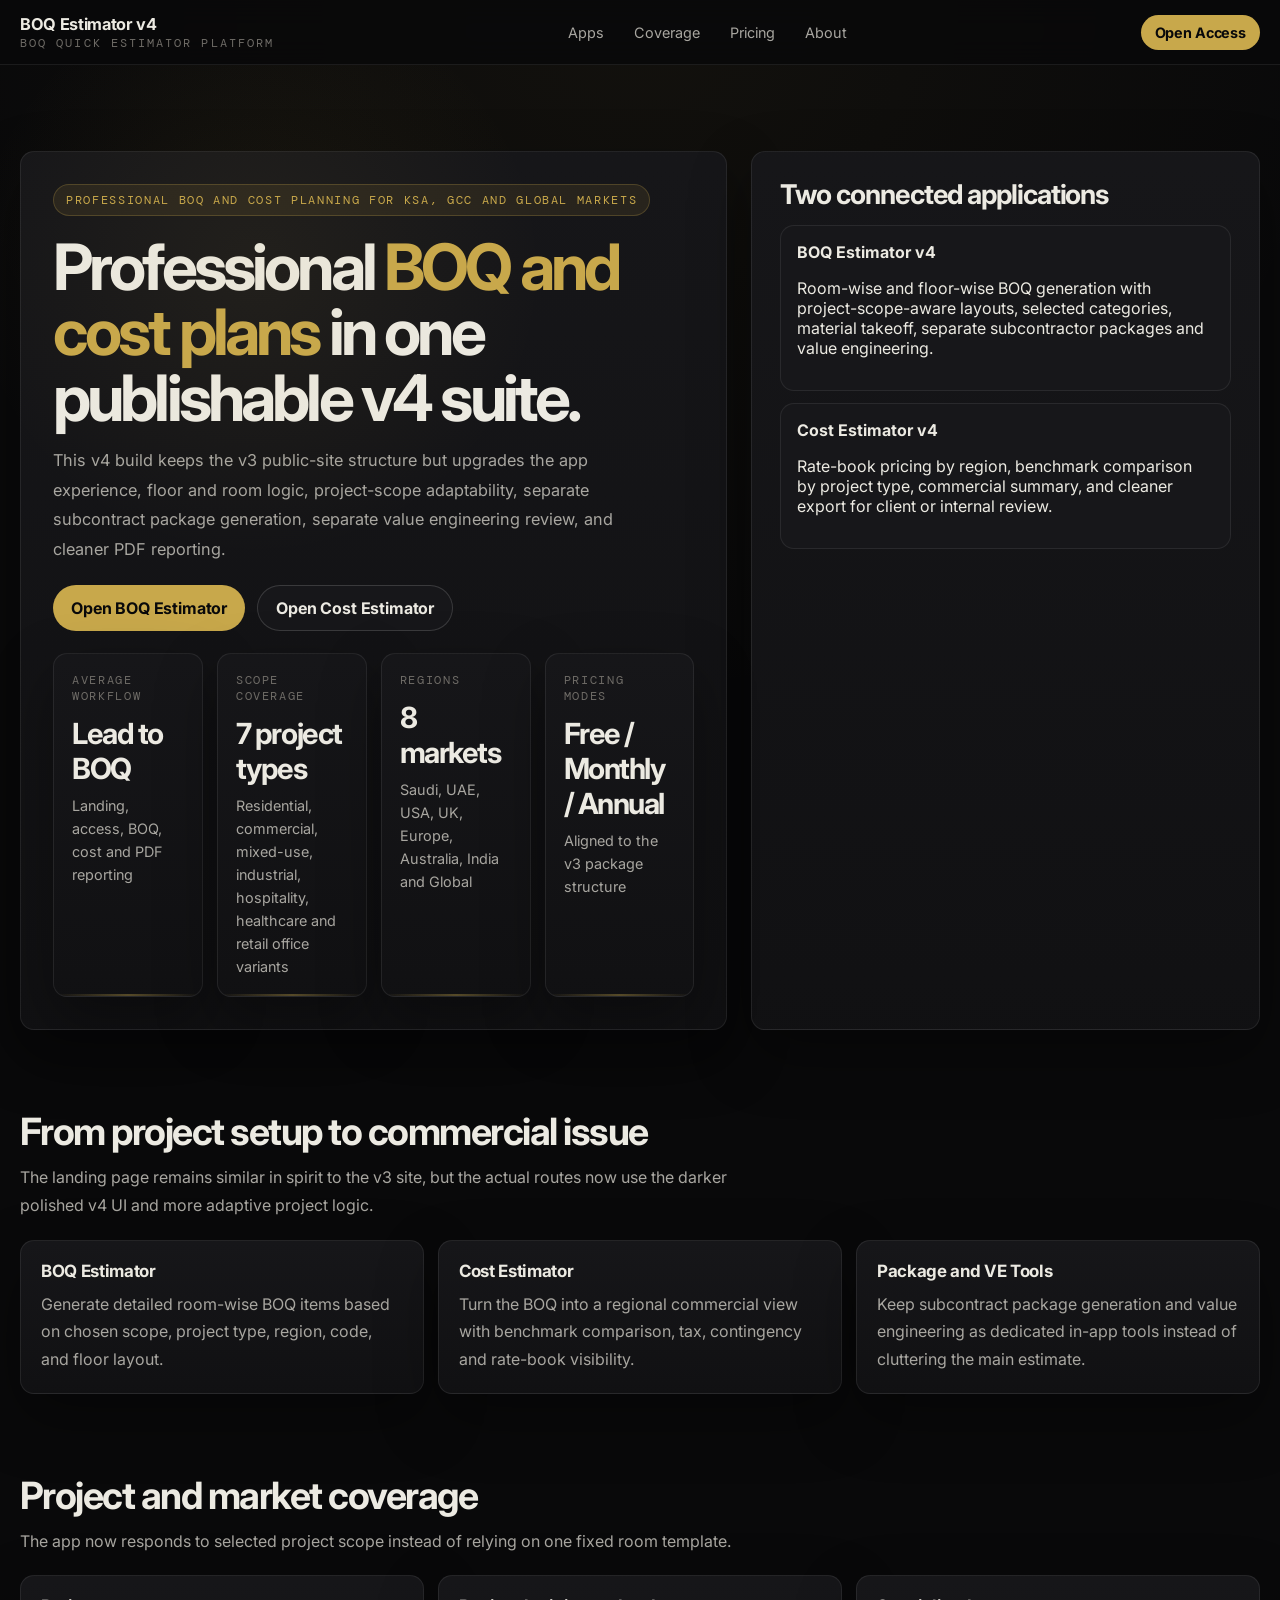
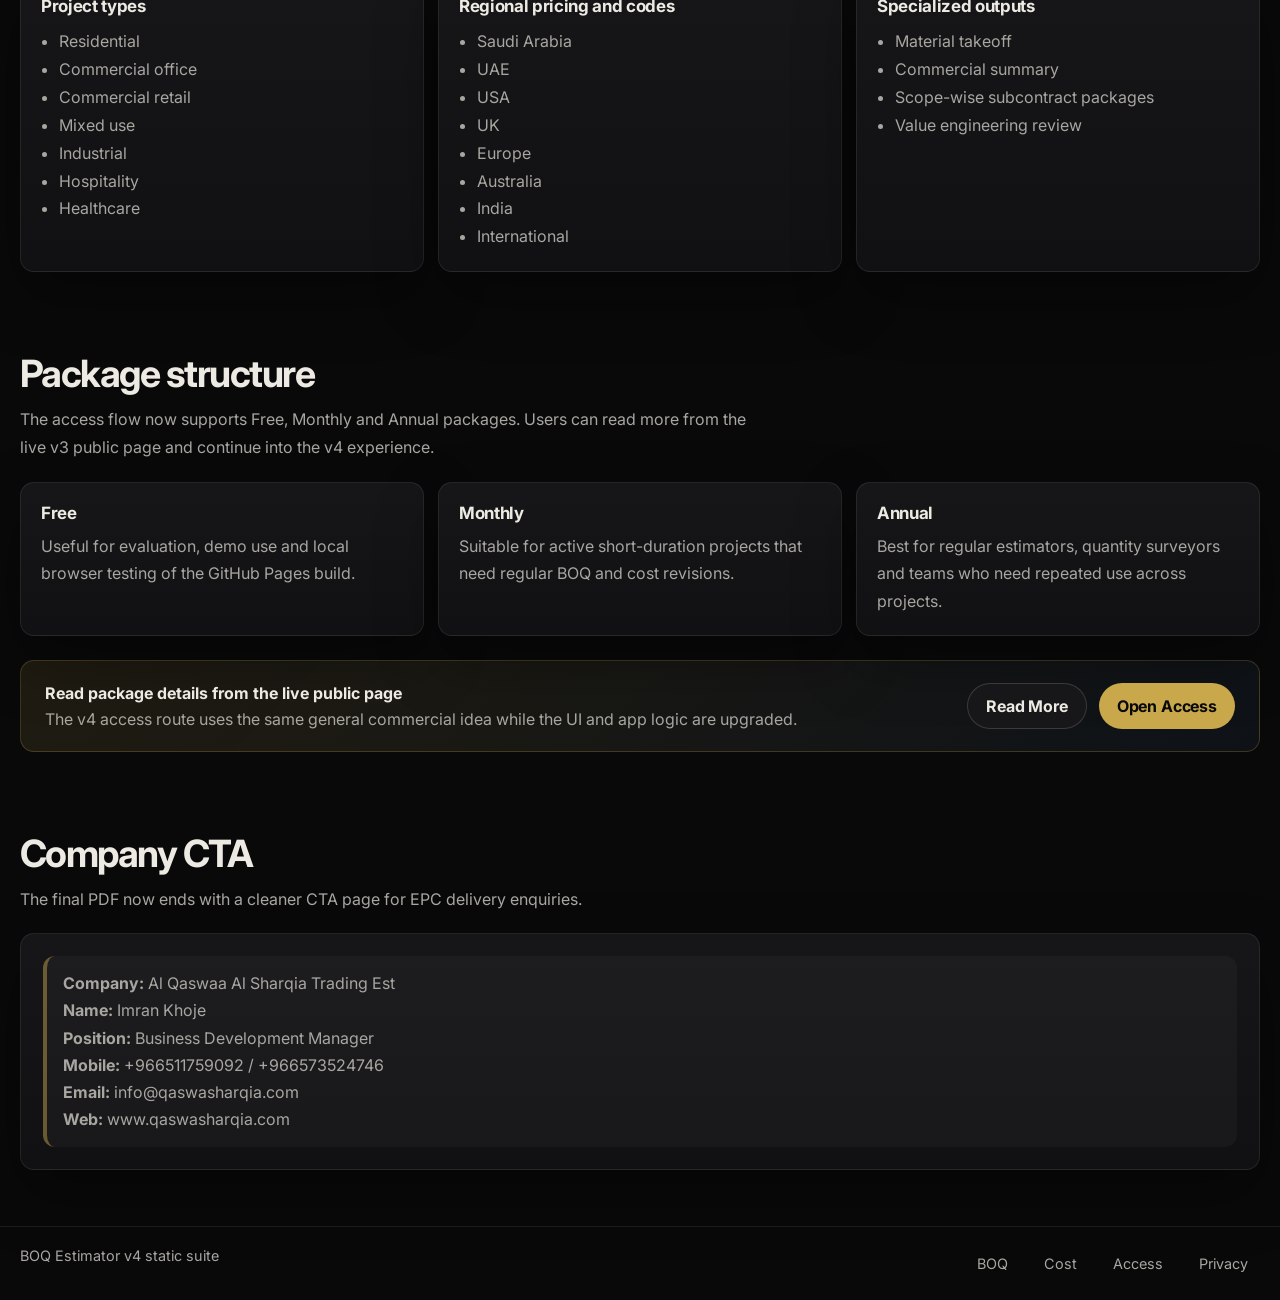
<file: index.html>
﻿<!doctype html>
<html lang="en">
<head>
  <meta charset="utf-8"/>
  <meta name="viewport" content="width=device-width, initial-scale=1"/>
  <title>BOQ Estimator v4 - Professional Construction Estimating Software</title>
  <link rel="preconnect" href="https://fonts.googleapis.com"/>
  <link rel="preconnect" href="https://fonts.gstatic.com" crossorigin/>
  <link href="https://fonts.googleapis.com/css2?family=DM+Mono:wght@400;500&family=Inter:wght@300;400;500;600;700&display=swap" rel="stylesheet"/>
  <link rel="stylesheet" href="assets/app.css"/>
</head>
<body data-page="landing" data-allow-public="true">
  <div class="site-shell">
    <nav class="site-nav">
      <div class="container site-nav__inner">
        <a class="brand" href="index.html"><span class="brand__title">BOQ Estimator v4</span><span class="brand__meta">BOQ Quick Estimator Platform</span></a>
        <div class="nav-links">
          <a class="nav-link" href="#apps">Apps</a>
          <a class="nav-link" href="#coverage">Coverage</a>
          <a class="nav-link" href="#pricing">Pricing</a>
          <a class="nav-link" href="#company">About</a>
        </div>
        <div class="btn-row"><a class="btn btn-primary btn-sm" href="access.html">Open Access</a></div>
      </div>
    </nav>

    <section class="hero">
      <div class="container hero__grid">
        <div class="hero__card">
          <span class="eyebrow">Professional BOQ and cost planning for KSA, GCC and global markets</span>
          <h1>Professional <span style="color:var(--gold)">BOQ and cost plans</span> in one publishable v4 suite.</h1>
          <p class="lead">This v4 build keeps the v3 public-site structure but upgrades the app experience, floor and room logic, project-scope adaptability, separate subcontract package generation, separate value engineering review, and cleaner PDF reporting.</p>
          <div class="btn-row" style="margin-top:20px">
            <a class="btn btn-primary" href="access.html">Open BOQ Estimator</a>
            <a class="btn btn-secondary" href="cost-estimator-v4.html">Open Cost Estimator</a>
          </div>
          <div class="metric-grid" style="margin-top:22px">
            <div class="metric-card"><div class="metric-card__label">Average workflow</div><div class="metric-card__value">Lead to BOQ</div><div class="metric-card__note">Landing, access, BOQ, cost and PDF reporting</div></div>
            <div class="metric-card"><div class="metric-card__label">Scope coverage</div><div class="metric-card__value">7 project types</div><div class="metric-card__note">Residential, commercial, mixed-use, industrial, hospitality, healthcare and retail office variants</div></div>
            <div class="metric-card"><div class="metric-card__label">Regions</div><div class="metric-card__value">8 markets</div><div class="metric-card__note">Saudi, UAE, USA, UK, Europe, Australia, India and Global</div></div>
            <div class="metric-card"><div class="metric-card__label">Pricing modes</div><div class="metric-card__value">Free / Monthly / Annual</div><div class="metric-card__note">Aligned to the v3 package structure</div></div>
          </div>
        </div>
        <aside class="hero__card hero__aside">
          <h2 style="font-size:1.7rem">Two connected applications</h2>
          <div class="tool-list" style="margin-top:16px">
            <div class="tool-tile"><strong>BOQ Estimator v4</strong><p>Room-wise and floor-wise BOQ generation with project-scope-aware layouts, selected categories, material takeoff, separate subcontractor packages and value engineering.</p></div>
            <div class="tool-tile"><strong>Cost Estimator v4</strong><p>Rate-book pricing by region, benchmark comparison by project type, commercial summary, and cleaner export for client or internal review.</p></div>
          </div>
        </aside>
      </div>
    </section>

    <section class="section" id="apps">
      <div class="container">
        <div class="section__head"><div><h2>From project setup to commercial issue</h2><p>The landing page remains similar in spirit to the v3 site, but the actual routes now use the darker polished v4 UI and more adaptive project logic.</p></div></div>
        <div class="cards-grid">
          <div class="soft-card"><h3>BOQ Estimator</h3><p>Generate detailed room-wise BOQ items based on chosen scope, project type, region, code, and floor layout.</p></div>
          <div class="soft-card"><h3>Cost Estimator</h3><p>Turn the BOQ into a regional commercial view with benchmark comparison, tax, contingency and rate-book visibility.</p></div>
          <div class="soft-card"><h3>Package and VE Tools</h3><p>Keep subcontract package generation and value engineering as dedicated in-app tools instead of cluttering the main estimate.</p></div>
        </div>
      </div>
    </section>

    <section class="section" id="coverage">
      <div class="container">
        <div class="section__head"><div><h2>Project and market coverage</h2><p>The app now responds to selected project scope instead of relying on one fixed room template.</p></div></div>
        <div class="scopes-grid">
          <div class="scope-card"><h3>Project types</h3><ul><li>Residential</li><li>Commercial office</li><li>Commercial retail</li><li>Mixed use</li><li>Industrial</li><li>Hospitality</li><li>Healthcare</li></ul></div>
          <div class="scope-card"><h3>Regional pricing and codes</h3><ul><li>Saudi Arabia</li><li>UAE</li><li>USA</li><li>UK</li><li>Europe</li><li>Australia</li><li>India</li><li>International</li></ul></div>
          <div class="scope-card"><h3>Specialized outputs</h3><ul><li>Material takeoff</li><li>Commercial summary</li><li>Scope-wise subcontract packages</li><li>Value engineering review</li></ul></div>
        </div>
      </div>
    </section>

    <section class="section" id="pricing">
      <div class="container">
        <div class="section__head"><div><h2>Package structure</h2><p>The access flow now supports Free, Monthly and Annual packages. Users can read more from the live v3 public page and continue into the v4 experience.</p></div></div>
        <div class="cards-grid">
          <div class="soft-card"><h3>Free</h3><p>Useful for evaluation, demo use and local browser testing of the GitHub Pages build.</p></div>
          <div class="soft-card"><h3>Monthly</h3><p>Suitable for active short-duration projects that need regular BOQ and cost revisions.</p></div>
          <div class="soft-card"><h3>Annual</h3><p>Best for regular estimators, quantity surveyors and teams who need repeated use across projects.</p></div>
        </div>
        <div class="cta-strip"><div><strong>Read package details from the live public page</strong><div class="muted" style="margin-top:6px">The v4 access route uses the same general commercial idea while the UI and app logic are upgraded.</div></div><div class="btn-row"><a class="btn btn-secondary" href="https://headadvert.github.io/Codex-BOQ-Estimator/" target="_blank">Read More</a><a class="btn btn-primary" href="access.html">Open Access</a></div></div>
      </div>
    </section>

    <section class="section" id="company">
      <div class="container">
        <div class="section__head"><div><h2>Company CTA</h2><p>The final PDF now ends with a cleaner CTA page for EPC delivery enquiries.</p></div></div>
        <div class="panel">
          <div class="note"><strong>Company:</strong> Al Qaswaa Al Sharqia Trading Est<br/><strong>Name:</strong> Imran Khoje<br/><strong>Position:</strong> Business Development Manager<br/><strong>Mobile:</strong> +966511759092 / +966573524746<br/><strong>Email:</strong> info@qaswasharqia.com<br/><strong>Web:</strong> www.qaswasharqia.com</div>
        </div>
      </div>
    </section>

    <footer class="footer"><div class="container" style="display:flex;justify-content:space-between;gap:12px;flex-wrap:wrap"><div>BOQ Estimator v4 static suite</div><div class="btn-row"><a class="nav-link" href="boq-estimator-v4.html">BOQ</a><a class="nav-link" href="cost-estimator-v4.html">Cost</a><a class="nav-link" href="access.html">Access</a><a class="nav-link" href="privacy.html">Privacy</a></div></div></footer>
  </div>
  <script src="assets/app.js"></script>
</body>
</html>
</file>
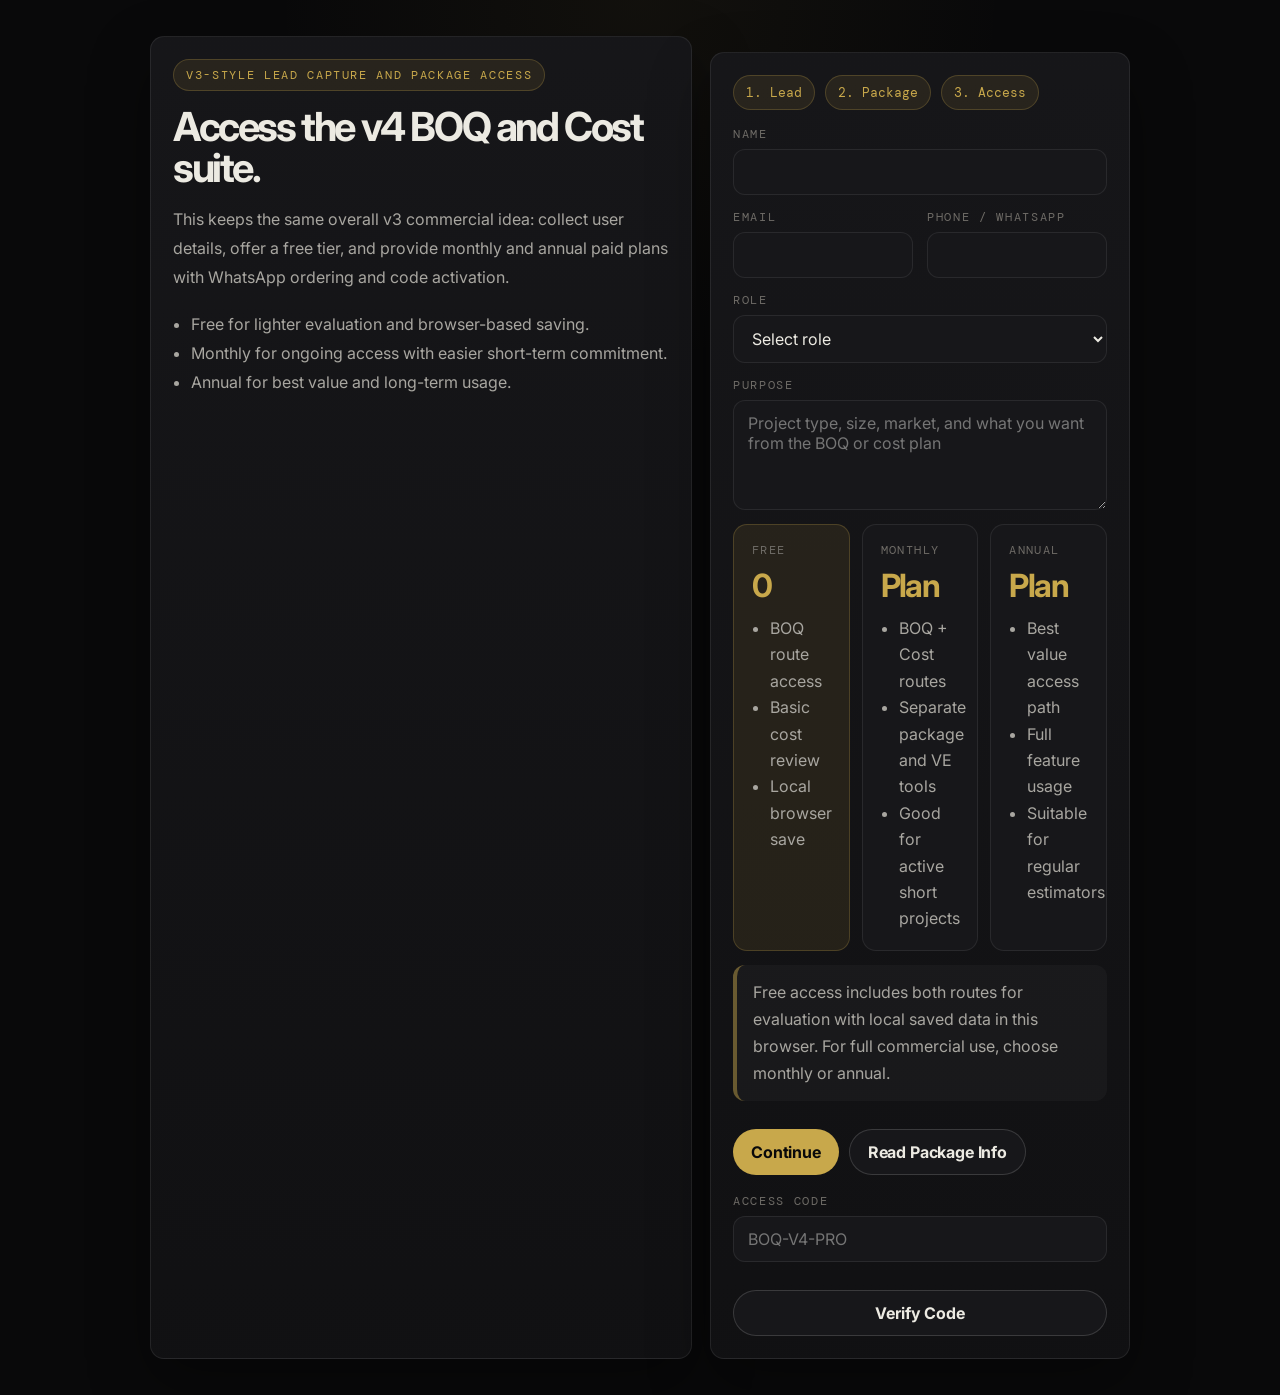
<file: access.html>
﻿<!doctype html>
<html lang="en">
<head>
  <meta charset="utf-8"/>
  <meta name="viewport" content="width=device-width, initial-scale=1"/>
  <title>Access BOQ Estimator v4</title>
  <link rel="preconnect" href="https://fonts.googleapis.com"/>
  <link rel="preconnect" href="https://fonts.gstatic.com" crossorigin/>
  <link href="https://fonts.googleapis.com/css2?family=DM+Mono:wght@400;500&family=Inter:wght@300;400;500;600;700&display=swap" rel="stylesheet"/>
  <link rel="stylesheet" href="assets/app.css"/>
</head>
<body data-page="access" data-allow-public="true">
  <div class="auth-shell">
    <div class="auth-card">
      <section class="auth-panel panel">
        <span class="eyebrow">v3-style lead capture and package access</span>
        <h1 style="font-size:2.5rem;margin-top:16px">Access the v4 BOQ and Cost suite.</h1>
        <p class="lead" style="font-size:1rem">This keeps the same overall v3 commercial idea: collect user details, offer a free tier, and provide monthly and annual paid plans with WhatsApp ordering and code activation.</p>
        <ul>
          <li>Free for lighter evaluation and browser-based saving.</li>
          <li>Monthly for ongoing access with easier short-term commitment.</li>
          <li>Annual for best value and long-term usage.</li>
        </ul>
      </section>
      <section class="auth-form panel">
        <div class="auth-step">
          <span class="step-chip is-active">1. Lead</span>
          <span class="step-chip is-active">2. Package</span>
          <span class="step-chip is-active">3. Access</span>
        </div>
        <form id="lead-form" class="form-stack">
          <div class="field"><label>Name</label><input class="input" id="lead-name" required/></div>
          <div class="grid-2">
            <div class="field"><label>Email</label><input class="input" id="lead-email" type="email" required/></div>
            <div class="field"><label>Phone / WhatsApp</label><input class="input" id="lead-phone" required/></div>
          </div>
          <div class="field"><label>Role</label><select class="select" id="lead-role" required><option value="">Select role</option><option>Quantity Surveyor</option><option>Cost Estimator</option><option>Contractor</option><option>Developer</option><option>Architect</option><option>Engineer</option></select></div>
          <div class="field"><label>Purpose</label><textarea class="textarea" id="lead-purpose" placeholder="Project type, size, market, and what you want from the BOQ or cost plan"></textarea></div>

          <div class="plan-grid" style="grid-template-columns:repeat(3,minmax(0,1fr))">
            <div class="plan-card is-selected" data-plan="free">
              <div class="plan-card__eyebrow">Free</div>
              <div class="plan-card__price">0</div>
              <ul>
                <li>BOQ route access</li>
                <li>Basic cost review</li>
                <li>Local browser save</li>
              </ul>
            </div>
            <div class="plan-card" data-plan="monthly">
              <div class="plan-card__eyebrow">Monthly</div>
              <div class="plan-card__price">Plan</div>
              <ul>
                <li>BOQ + Cost routes</li>
                <li>Separate package and VE tools</li>
                <li>Good for active short projects</li>
              </ul>
            </div>
            <div class="plan-card" data-plan="annual">
              <div class="plan-card__eyebrow">Annual</div>
              <div class="plan-card__price">Plan</div>
              <ul>
                <li>Best value access path</li>
                <li>Full feature usage</li>
                <li>Suitable for regular estimators</li>
              </ul>
            </div>
          </div>

          <div class="note" id="access-summary">Free access includes both routes for evaluation with local saved data in this browser. For full commercial use, choose monthly or annual.</div>
          <div class="tool-actions">
            <button class="btn btn-primary" type="submit">Continue</button>
            <a class="btn btn-secondary" href="https://headadvert.github.io/Codex-BOQ-Estimator/" target="_blank">Read Package Info</a>
          </div>
        </form>

        <div id="access-result" class="hidden" style="margin-top:18px">
          <div class="note"><strong>WhatsApp order initiated.</strong><br/>After confirmation, enter the Pro code below to unlock direct route access.</div>
        </div>

        <form id="code-form" class="form-stack" style="margin-top:18px">
          <div class="field"><label>Access Code</label><input class="input" id="access-code" placeholder="BOQ-V4-PRO"/></div>
          <div class="text-danger" id="code-error"></div>
          <button class="btn btn-secondary" type="submit">Verify Code</button>
        </form>
      </section>
    </div>
  </div>
  <script src="assets/app.js"></script>
</body>
</html>
</file>
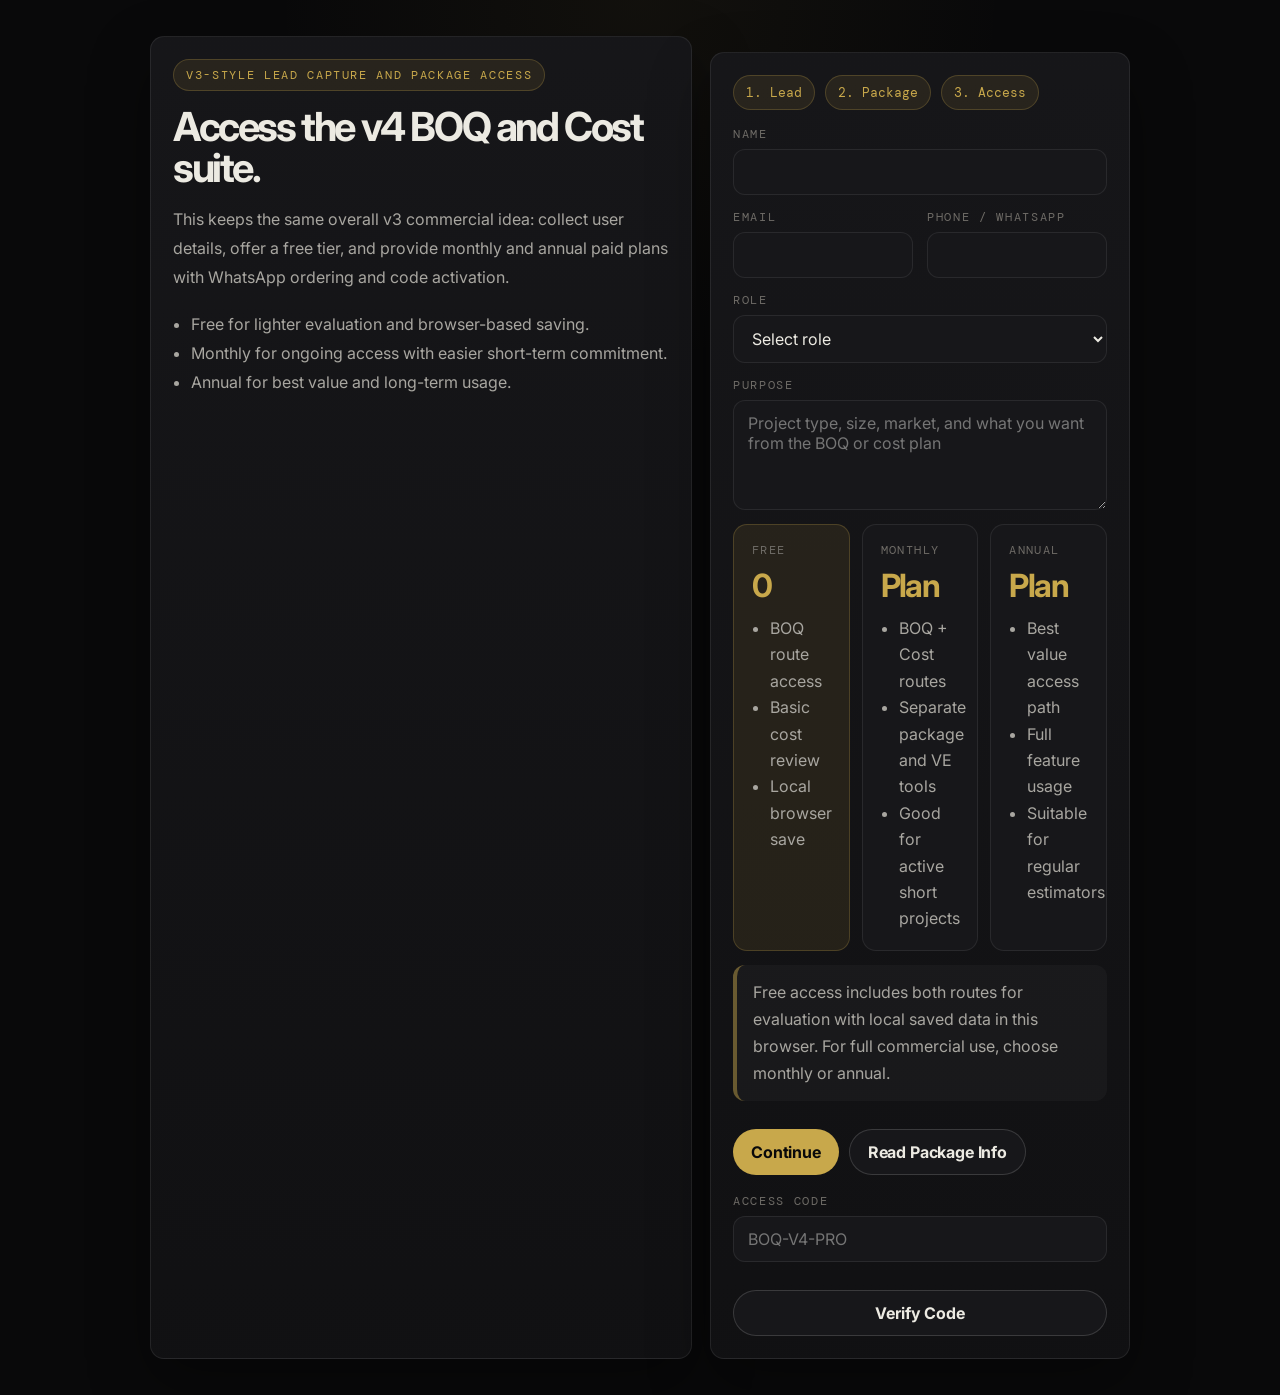
<file: boq-estimator-v4.html>
﻿<!doctype html>
<html lang="en">
<head>
  <meta charset="utf-8"/>
  <meta name="viewport" content="width=device-width, initial-scale=1"/>
  <title>BOQ Estimator v4</title>
  <link rel="preconnect" href="https://fonts.googleapis.com"/>
  <link rel="preconnect" href="https://fonts.gstatic.com" crossorigin/>
  <link href="https://fonts.googleapis.com/css2?family=DM+Mono:wght@400;500&family=Inter:wght@300;400;500;600;700&display=swap" rel="stylesheet"/>
  <link rel="stylesheet" href="assets/app.css"/>
</head>
<body data-page="boq">
  <div class="app-shell">
    <aside class="sidebar">
      <a class="brand" href="index.html"><span class="brand__title">BOQ Estimator v4</span><span class="brand__meta">Room-wise takeoff suite</span></a>
      <div class="sidebar__group">
        <div class="sidebar__label">Routes</div>
        <a class="sidebar__link is-active" href="boq-estimator-v4.html">BOQ Estimator</a>
        <a class="sidebar__link" href="cost-estimator-v4.html">Cost Estimator</a>
        <a class="sidebar__link" href="access.html">Access</a>
        <a class="sidebar__link" href="index.html">Landing</a>
      </div>
      <div class="sidebar__group">
        <div class="sidebar__label">In-App Tools</div>
        <a class="sidebar__link" href="#boq-output">Detailed BOQ</a>
        <a class="sidebar__link" href="#package-tool">Subcontractor Packages</a>
        <a class="sidebar__link" href="#value-tool">Value Engineering</a>
      </div>
    </aside>
    <main class="main-area">
      <div class="topbar">
        <div class="title-block">
          <h1 style="font-size:2.2rem">BOQ Estimator v4</h1>
          <p>Setup the project, select the project type and market, auto-build floors and rooms from the chosen scope, then generate a room-wise BOQ. Value engineering and subcontractor package generation remain separate in-app tools.</p>
        </div>
        <div class="btn-row">
          <button class="btn btn-secondary" id="btn-export-report">Export Full PDF Report</button>
          <button class="btn btn-primary" id="btn-sync-cost">Open Cost Estimator</button>
        </div>
      </div>

      <div class="stepper">
        <div class="stepper__item is-active"><strong>1. Project setup</strong><span>Market, code, project scope and commercial assumptions</span></div>
        <div class="stepper__item is-active"><strong>2. Scope layout</strong><span>Generate floors and rooms from project type</span></div>
        <div class="stepper__item is-active"><strong>3. Scope selection</strong><span>User picks required packages</span></div>
        <div class="stepper__item is-active"><strong>4. BOQ generation</strong><span>Detailed line items and pricing</span></div>
        <div class="stepper__item is-active"><strong>5. Separate tools</strong><span>Packages and VE on demand</span></div>
      </div>

      <div class="metric-grid" style="margin-bottom:16px">
        <div class="metric-card"><div class="metric-card__label">Floors</div><div class="metric-card__value" id="metric-floors">0</div><div class="metric-card__note">Current project stack</div></div>
        <div class="metric-card"><div class="metric-card__label">Rooms</div><div class="metric-card__value" id="metric-rooms">0</div><div class="metric-card__note">Detailed space records</div></div>
        <div class="metric-card"><div class="metric-card__label">Gross floor area</div><div class="metric-card__value" id="metric-gfa">0 m²</div><div class="metric-card__note">Calculated from room dimensions</div></div>
        <div class="metric-card"><div class="metric-card__label">Market</div><div class="metric-card__value" id="metric-region">Saudi Arabia</div><div class="metric-card__note">Used for rate book and benchmarks</div></div>
      </div>

      <section class="panel">
        <div class="section__head"><div><h2>Project Setup</h2><p>Choose the project type, market and building code. The app then adapts the floor and room structure to that scope instead of forcing one single template.</p></div></div>
        <form id="project-form" class="form-stack">
          <div class="grid-3">
            <div class="field"><label>Project Name</label><input class="input" name="name"/></div>
            <div class="field"><label>Client</label><input class="input" name="client"/></div>
            <div class="field"><label>Location</label><input class="input" name="location"/></div>
            <div class="field"><label>Region</label><select class="select" name="region"><option value="saudi">Saudi Arabia</option><option value="uae">UAE</option><option value="india">India</option><option value="uk">UK</option><option value="usa">USA</option><option value="australia">Australia</option><option value="europe">Europe</option><option value="global">Global</option></select></div>
            <div class="field"><label>Project Type</label><select class="select" name="projectType"><option value="residential">Residential</option><option value="commercial_office">Commercial - Office</option><option value="commercial_retail">Commercial - Retail</option><option value="mixed_use">Mixed Use</option><option value="industrial">Industrial</option><option value="hospitality">Hospitality</option><option value="healthcare">Healthcare</option></select></div>
            <div class="field"><label>Building Code</label><select class="select" name="buildingCode"><option value="SBC304">SBC 304 - Saudi Arabia</option><option value="UAEIBC">IBC / ACI - UAE</option><option value="EC2">Eurocode 2 - UK / Europe</option><option value="IS456">IS 456 - India</option><option value="ACI318">ACI 318 - USA</option><option value="AS3600">AS 3600 - Australia</option><option value="INTL">International / Global</option></select></div>
          </div>
          <div class="grid-4">
            <div class="field"><label>No. of Floors</label><input class="input" type="number" step="1" name="floorsCount"/></div>
            <div class="field"><label>Rooms / Zones Per Floor</label><input class="input" type="number" step="1" name="roomsPerFloor"/></div>
            <div class="field"><label>Site Area (m²)</label><input class="input" type="number" step="0.01" name="siteArea"/></div>
            <div class="field"><label>Facade Factor</label><input class="input" type="number" step="0.01" name="facadeFactor"/></div>
            <div class="field"><label>Solar Roof Share</label><input class="input" type="number" step="0.01" name="solarRoofShare"/></div>
            <div class="field"><label>Industrial Coverage</label><input class="input" type="number" step="0.01" name="industrialCoverage"/></div>
            <div class="field"><label>Excavation Depth (m)</label><input class="input" type="number" step="0.01" name="excavationDepth"/></div>
            <div class="field"><label>Backfill Ratio</label><input class="input" type="number" step="0.01" name="backfillRatio"/></div>
            <div class="field"><label>Contingency %</label><input class="input" type="number" step="0.01" name="contingencyPct"/></div>
            <div class="field"><label>Tax / VAT %</label><input class="input" type="number" step="0.01" name="taxPct"/></div>
          </div>
          <div class="tool-actions">
            <button type="button" class="btn btn-secondary" id="btn-build-layout">Generate Floors and Rooms</button>
          </div>
          <div class="field"><label>Commercial Notes</label><textarea class="textarea" name="notes" placeholder="Project notes, assumptions, exclusions, or internal review comments"></textarea></div>
        </form>
      </section>

      <section class="panel">
        <div class="section__head"><div><h2>Scope Selection</h2><p>The user must choose which packages are included in the BOQ and costing. Room-wise specs then drive the quantities under those selections.</p></div></div>
        <div class="scope-checks" id="scope-selector"></div>
      </section>

      <section class="panel">
        <div class="section__head"><div><h2>Floors and Rooms</h2><p>Use the auto-generated layout, then adjust any floor or room in detail. Quick dropdowns below help navigate large projects.</p></div><div class="btn-row"><button class="btn btn-secondary" id="btn-add-floor">Add Floor</button><button class="btn btn-primary" id="btn-generate-boq">Generate BOQ and Costing</button></div></div>
        <div class="grid-2" style="margin-bottom:14px">
          <div class="field"><label>Jump to Floor</label><select class="select" id="floor-jump"><option value="">Select floor</option></select></div>
          <div class="field"><label>Jump to Room</label><select class="select" id="room-jump"><option value="">Select room</option></select></div>
        </div>
        <div id="floors-wrap"></div>
      </section>

      <section id="boq-output"></section>

      <section class="panel" id="package-tool">
        <div class="section__head"><div><h2>Subcontractor Packages</h2><p>Generate scope-wise package PDFs only when needed. Each package includes related materials, quantities and issue-ready scope notes for that trade.</p></div></div>
        <div id="package-output"></div>
      </section>

      <section class="panel" id="value-tool">
        <div class="section__head"><div><h2>Value Engineering</h2><p>Keep value engineering as a separate workflow inside the app so users can review practical cost and coordination opportunities without cluttering the main BOQ table.</p></div></div>
        <div id="value-output"></div>
      </section>
    </main>
  </div>
  <script src="assets/app.js"></script>
</body>
</html>
</file>
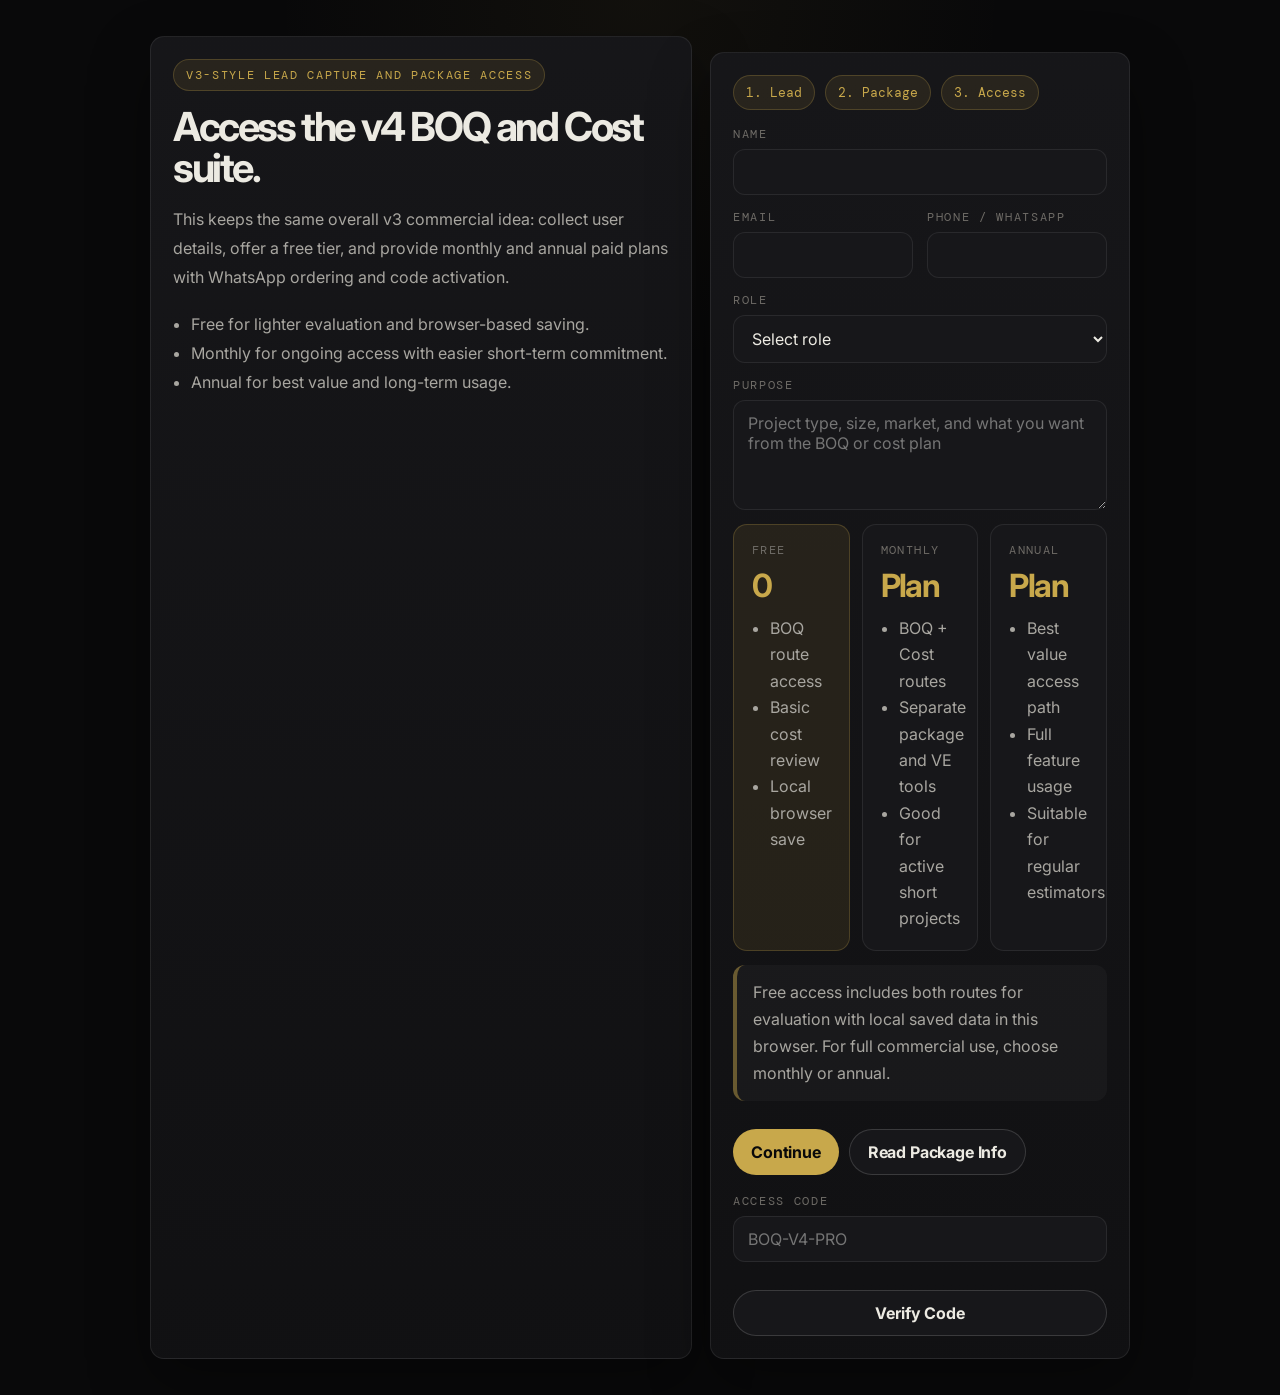
<file: cost-estimator-v4.html>
﻿<!doctype html>
<html lang="en">
<head>
  <meta charset="utf-8"/>
  <meta name="viewport" content="width=device-width, initial-scale=1"/>
  <title>Cost Estimator v4</title>
  <link rel="preconnect" href="https://fonts.googleapis.com"/>
  <link rel="preconnect" href="https://fonts.gstatic.com" crossorigin/>
  <link href="https://fonts.googleapis.com/css2?family=DM+Mono:wght@400;500&family=Inter:wght@300;400;500;600;700&display=swap" rel="stylesheet"/>
  <link rel="stylesheet" href="assets/app.css"/>
</head>
<body data-page="cost">
  <div class="app-shell">
    <aside class="sidebar">
      <a class="brand" href="index.html"><span class="brand__title">BOQ Estimator v4</span><span class="brand__meta">Regional cost route</span></a>
      <div class="sidebar__group">
        <div class="sidebar__label">Routes</div>
        <a class="sidebar__link" href="boq-estimator-v4.html">BOQ Estimator</a>
        <a class="sidebar__link is-active" href="cost-estimator-v4.html">Cost Estimator</a>
        <a class="sidebar__link" href="access.html">Access</a>
      </div>
      <div class="sidebar__group">
        <div class="sidebar__label">Commercial outputs</div>
        <div class="tag-list">
          <span class="tag">Benchmarks</span>
          <span class="tag">Rate Book</span>
          <span class="tag">Material Takeoff</span>
          <span class="tag">PDF Export</span>
        </div>
      </div>
    </aside>
    <main class="main-area">
      <div class="topbar">
        <div class="title-block">
          <h1 style="font-size:2.2rem">Cost Estimator v4</h1>
          <p>Use the generated BOQ as the commercial base, switch markets, compare against project-type benchmarks, and review rate-book-driven pricing across Saudi Arabia, UAE, India, UK, USA, Australia, Europe and Global references.</p>
        </div>
        <div class="btn-row">
          <a class="btn btn-secondary" href="boq-estimator-v4.html">Back to BOQ</a>
          <button class="btn btn-primary" id="btn-export-cost">Export PDF Report</button>
        </div>
      </div>

      <section class="panel">
        <div class="section__head"><div><h2>Commercial Controls</h2><p>Change the market, project type and commercial percentages to see how the estimate moves.</p></div></div>
        <form id="cost-form" class="grid-4">
          <div class="field"><label>Region</label><select class="select" name="region"><option value="saudi">Saudi Arabia</option><option value="uae">UAE</option><option value="india">India</option><option value="uk">UK</option><option value="usa">USA</option><option value="australia">Australia</option><option value="europe">Europe</option><option value="global">Global</option></select></div>
          <div class="field"><label>Project Type</label><select class="select" name="projectType"><option value="residential">Residential</option><option value="commercial_office">Commercial - Office</option><option value="commercial_retail">Commercial - Retail</option><option value="mixed_use">Mixed Use</option><option value="industrial">Industrial</option><option value="hospitality">Hospitality</option><option value="healthcare">Healthcare</option></select></div>
          <div class="field"><label>Contingency %</label><input class="input" type="number" step="0.01" name="contingencyPct"/></div>
          <div class="field"><label>Tax / VAT %</label><input class="input" type="number" step="0.01" name="taxPct"/></div>
        </form>
      </section>

      <section id="cost-output"></section>
    </main>
  </div>
  <script src="assets/app.js"></script>
</body>
</html>
</file>
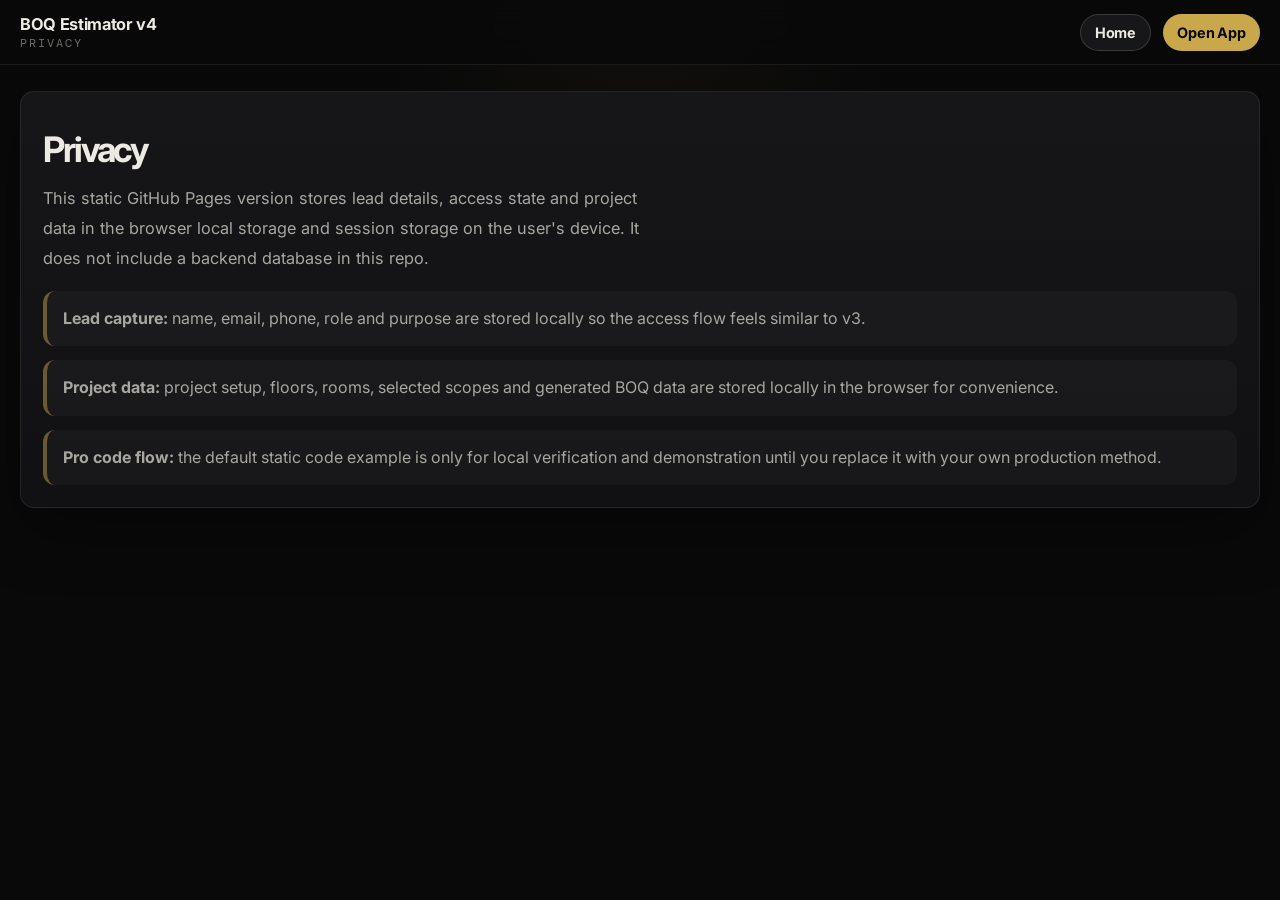
<file: privacy.html>
﻿<!doctype html>
<html lang="en">
<head>
  <meta charset="utf-8"/>
  <meta name="viewport" content="width=device-width, initial-scale=1"/>
  <title>Privacy - BOQ Estimator v4</title>
  <link rel="preconnect" href="https://fonts.googleapis.com"/>
  <link rel="preconnect" href="https://fonts.gstatic.com" crossorigin/>
  <link href="https://fonts.googleapis.com/css2?family=DM+Mono:wght@400;500&family=Inter:wght@300;400;500;600;700&display=swap" rel="stylesheet"/>
  <link rel="stylesheet" href="assets/app.css"/>
</head>
<body data-allow-public="true">
  <div class="site-shell">
    <nav class="site-nav"><div class="container site-nav__inner"><a class="brand" href="index.html"><span class="brand__title">BOQ Estimator v4</span><span class="brand__meta">Privacy</span></a><div class="btn-row"><a class="btn btn-secondary btn-sm" href="index.html">Home</a><a class="btn btn-primary btn-sm" href="access.html">Open App</a></div></div></nav>
    <section class="section"><div class="container"><div class="panel"><h1 style="font-size:2.2rem">Privacy</h1><p class="lead">This static GitHub Pages version stores lead details, access state and project data in the browser local storage and session storage on the user's device. It does not include a backend database in this repo.</p><div class="form-stack" style="margin-top:18px"><div class="note"><strong>Lead capture:</strong> name, email, phone, role and purpose are stored locally so the access flow feels similar to v3.</div><div class="note"><strong>Project data:</strong> project setup, floors, rooms, selected scopes and generated BOQ data are stored locally in the browser for convenience.</div><div class="note"><strong>Pro code flow:</strong> the default static code example is only for local verification and demonstration until you replace it with your own production method.</div></div></div></div></section>
  </div>
</body>
</html>
</file>
<file: assets/app.css>
﻿:root{
  --bg:#09090a;
  --surface:#111113;
  --surface-2:#17171a;
  --surface-3:#1e1e22;
  --surface-4:#26262b;
  --gold:#c8a84b;
  --gold-2:#ddb95a;
  --gold-soft:rgba(200,168,75,.10);
  --gold-border:rgba(200,168,75,.24);
  --text:#eceae2;
  --sub:#a8a6a0;
  --muted:#6e6b66;
  --line:rgba(255,255,255,.08);
  --line-strong:rgba(255,255,255,.15);
  --green:#3d9c6a;
  --red:#c85050;
  --blue:#4a7eb5;
  --radius:14px;
  --radius-sm:8px;
  --shadow:0 24px 60px rgba(0,0,0,.35);
  --sans:'Inter',system-ui,sans-serif;
  --mono:'DM Mono',monospace;
}
*{box-sizing:border-box}
html{scroll-behavior:smooth}
body{margin:0;background:radial-gradient(circle at top center,rgba(200,168,75,.05),transparent 24%),var(--bg);color:var(--text);font-family:var(--sans);overflow-x:hidden}
a{color:inherit}button,input,select,textarea{font:inherit}
.site-shell{min-height:100vh;display:flex;flex-direction:column}.container{width:min(1240px,calc(100% - 40px));margin:0 auto}
.site-nav{position:sticky;top:0;z-index:30;background:rgba(9,9,10,.92);backdrop-filter:blur(14px);border-bottom:1px solid var(--line)}
.site-nav__inner{min-height:64px;display:flex;align-items:center;justify-content:space-between;gap:18px}.brand{display:flex;flex-direction:column;text-decoration:none;gap:2px}.brand__title{font-size:1.02rem;font-weight:700;letter-spacing:-.02em}.brand__meta{color:var(--muted);font-size:.72rem;letter-spacing:.18em;text-transform:uppercase;font-family:var(--mono)}
.nav-links{display:flex;align-items:center;gap:6px;flex-wrap:wrap}.nav-link{text-decoration:none;color:var(--sub);font-size:.9rem;padding:8px 12px;border-radius:999px;transition:.18s}.nav-link:hover{background:var(--surface-2);color:var(--text)}
.hero{padding:86px 0 56px;position:relative}.hero::before{content:'';position:absolute;inset:0;background:radial-gradient(circle at 20% 20%,rgba(200,168,75,.07),transparent 22%);pointer-events:none}
.hero__grid{display:grid;grid-template-columns:minmax(0,1.28fr) minmax(320px,.92fr);gap:24px;align-items:stretch}
.eyebrow{display:inline-flex;align-items:center;gap:8px;border:1px solid var(--gold-border);background:var(--gold-soft);color:var(--gold);border-radius:999px;padding:7px 12px;font-size:.74rem;font-family:var(--mono);text-transform:uppercase;letter-spacing:.14em}
.hero__card,.panel,.metric-card,.scope-card,.table-card,.soft-card,.tool-panel{background:linear-gradient(180deg,rgba(23,23,26,.96),rgba(17,17,19,.98));border:1px solid var(--line);border-radius:var(--radius);box-shadow:var(--shadow)}
.hero__card{padding:32px}.hero__aside{padding:28px}
h1,h2,h3,h4{margin:0}h1{font-size:clamp(2.3rem,5vw,4.9rem);line-height:1.02;letter-spacing:-.06em;margin:18px 0 16px}h2{font-size:clamp(1.5rem,3vw,2.35rem);line-height:1.08;letter-spacing:-.04em}h3{font-size:1.06rem;letter-spacing:-.02em}
.lead{color:var(--sub);font-size:1.02rem;line-height:1.82;max-width:62ch}.btn-row{display:flex;gap:12px;flex-wrap:wrap}
.btn{appearance:none;border:none;border-radius:999px;padding:12px 18px;cursor:pointer;text-decoration:none;display:inline-flex;align-items:center;justify-content:center;gap:8px;transition:transform .18s ease, background .18s ease, border-color .18s ease, box-shadow .18s ease;font-weight:700;letter-spacing:-.01em}.btn:hover{transform:translateY(-1px)}.btn:disabled{opacity:.55;cursor:not-allowed;transform:none}
.btn-primary{background:var(--gold);color:#09090a}.btn-primary:hover{background:var(--gold-2)}.btn-secondary{background:var(--surface-2);border:1px solid var(--line-strong);color:var(--text)}.btn-secondary:hover{border-color:var(--gold-border);color:var(--gold)}.btn-ghost{background:transparent;border:1px dashed var(--line-strong);color:var(--sub)}.btn-sm{padding:9px 14px;font-size:.9rem}
.section{padding:26px 0 56px}.section__head{margin-bottom:20px;display:flex;justify-content:space-between;gap:20px;align-items:end;flex-wrap:wrap}.section__head p{margin:10px 0 0;color:var(--sub);max-width:74ch;line-height:1.78}
.metric-grid{display:grid;grid-template-columns:repeat(4,minmax(0,1fr));gap:14px}.metric-card{padding:18px;position:relative;overflow:hidden}.metric-card::after{content:'';position:absolute;inset:auto 0 0 0;height:2px;background:linear-gradient(90deg,transparent,var(--gold),transparent);opacity:.38}
.metric-card__label{font-size:.74rem;font-family:var(--mono);text-transform:uppercase;letter-spacing:.14em;color:var(--muted);margin-bottom:12px}.metric-card__value{font-size:1.82rem;letter-spacing:-.05em;font-weight:700}.metric-card__note{margin-top:8px;color:var(--sub);font-size:.9rem;line-height:1.6}
.features-grid,.scopes-grid,.cards-grid{display:grid;grid-template-columns:repeat(3,minmax(0,1fr));gap:14px}.soft-card,.scope-card,.tool-panel{padding:20px}.soft-card p,.scope-card p,.tool-panel p{margin:10px 0 0;color:var(--sub);line-height:1.72}.scope-card ul{margin:12px 0 0;padding-left:18px;color:var(--sub);line-height:1.74}
.cta-strip{margin-top:24px;padding:22px 24px;display:flex;align-items:center;justify-content:space-between;gap:16px;flex-wrap:wrap;background:linear-gradient(135deg,rgba(200,168,75,.12),rgba(74,126,181,.08));border:1px solid var(--gold-border);border-radius:var(--radius)}
.auth-shell{min-height:100vh;display:grid;place-items:center;padding:36px 20px}.auth-card{width:min(980px,100%);display:grid;grid-template-columns:minmax(0,1fr) minmax(340px,420px);gap:18px}.auth-panel,.auth-form{padding:28px}.auth-panel ul{margin:18px 0 0;padding-left:18px;color:var(--sub);line-height:1.8}
.auth-step{display:flex;gap:10px;flex-wrap:wrap;margin-bottom:16px}.step-chip{border-radius:999px;padding:8px 12px;border:1px solid var(--line);color:var(--sub);font-size:.8rem;font-family:var(--mono)}.step-chip.is-active{color:var(--gold);border-color:var(--gold-border);background:var(--gold-soft)}
.form-stack{display:grid;gap:14px}.field{display:grid;gap:7px}.field label{font-size:.74rem;font-family:var(--mono);text-transform:uppercase;letter-spacing:.14em;color:var(--muted)}
.input,.select,.textarea{width:100%;padding:12px 14px;border-radius:12px;border:1px solid var(--line);background:var(--surface-2);color:var(--text)}.textarea{min-height:110px;resize:vertical}.input:focus,.select:focus,.textarea:focus{outline:none;border-color:var(--gold-border);box-shadow:0 0 0 4px rgba(200,168,75,.08)}
.plan-grid{display:grid;grid-template-columns:repeat(2,minmax(0,1fr));gap:12px}.plan-card{border:1px solid var(--line);border-radius:14px;padding:18px;cursor:pointer;background:var(--surface-2);transition:.18s}.plan-card:hover{border-color:var(--line-strong)}.plan-card.is-selected{border-color:var(--gold-border);background:var(--gold-soft)}.plan-card__eyebrow{font-family:var(--mono);font-size:.72rem;letter-spacing:.12em;text-transform:uppercase;color:var(--muted)}.plan-card__price{font-size:2rem;font-weight:700;letter-spacing:-.05em;margin:8px 0 6px;color:var(--gold)}.plan-card ul{margin:10px 0 0;padding-left:18px;color:var(--sub);line-height:1.65}
.app-shell{display:grid;grid-template-columns:296px minmax(0,1fr);min-height:100vh}.sidebar{position:sticky;top:0;align-self:start;height:100vh;overflow:auto;padding:22px 18px;border-right:1px solid var(--line);background:rgba(9,9,10,.96)}.sidebar .brand{margin-bottom:20px}.sidebar__group{display:grid;gap:6px;margin-bottom:18px}.sidebar__label{font-size:.7rem;color:var(--muted);font-family:var(--mono);text-transform:uppercase;letter-spacing:.14em;margin-bottom:6px}.sidebar__link{text-decoration:none;border:1px solid transparent;border-radius:12px;padding:11px 12px;color:var(--sub);font-weight:700;transition:.18s}.sidebar__link:hover,.sidebar__link.is-active{color:var(--text);background:var(--surface-2);border-color:var(--line)}
.main-area{padding:26px 24px 36px}.topbar{display:flex;justify-content:space-between;align-items:center;gap:12px;margin-bottom:20px;flex-wrap:wrap}.title-block p{margin:8px 0 0;color:var(--sub);line-height:1.74;max-width:76ch}
.stepper{display:grid;grid-template-columns:repeat(5,minmax(0,1fr));gap:10px;margin-bottom:18px}.stepper__item{padding:12px 14px;border-radius:14px;border:1px solid var(--line);background:rgba(23,23,26,.85);transition:transform .22s ease, border-color .22s ease, background .22s ease}.stepper__item:hover{transform:translateY(-2px);border-color:var(--line-strong)}.stepper__item strong{display:block;font-size:.84rem}.stepper__item span{display:block;margin-top:4px;color:var(--sub);font-size:.82rem}.stepper__item.is-active{border-color:var(--gold-border);background:var(--gold-soft)}
.panel{padding:22px;animation:fadeUp .36s ease}.panel + .panel{margin-top:16px}@keyframes fadeUp{from{opacity:0;transform:translateY(12px)}to{opacity:1;transform:translateY(0)}}
.grid-2{display:grid;grid-template-columns:repeat(2,minmax(0,1fr));gap:14px}.grid-3{display:grid;grid-template-columns:repeat(3,minmax(0,1fr));gap:14px}.grid-4{display:grid;grid-template-columns:repeat(4,minmax(0,1fr));gap:14px}
.tag-list{display:flex;gap:8px;flex-wrap:wrap}.tag{padding:6px 10px;border-radius:999px;background:var(--surface-2);border:1px solid var(--line);color:var(--sub);font-size:.8rem}
.floor-block{border:1px solid var(--line);border-radius:18px;padding:18px;background:var(--surface-2)}.floor-block + .floor-block{margin-top:14px}.floor-block__head{display:flex;justify-content:space-between;gap:12px;align-items:center;margin-bottom:12px;flex-wrap:wrap}
.room-list{display:grid;gap:12px}.room-card{padding:16px;background:var(--surface);box-shadow:none;border:1px solid var(--line)}.room-card__head{display:flex;justify-content:space-between;gap:12px;align-items:center;margin-bottom:14px;flex-wrap:wrap}
.scope-checks{display:grid;grid-template-columns:repeat(3,minmax(0,1fr));gap:8px}.check-tile{display:flex;gap:10px;padding:12px;border:1px solid var(--line);border-radius:14px;background:var(--surface-2);transition:.18s}.check-tile:hover{border-color:var(--gold-border);transform:translateY(-1px)}.check-tile input{margin-top:2px}.check-tile small{display:block;color:var(--sub);margin-top:4px;line-height:1.5}
.table-scroll{overflow:auto}table{width:100%;border-collapse:collapse;min-width:880px}th,td{padding:12px 10px;border-bottom:1px solid rgba(255,255,255,.08);text-align:left;vertical-align:top}th{font-family:var(--mono);font-size:.72rem;text-transform:uppercase;letter-spacing:.14em;color:var(--muted);background:rgba(255,255,255,.02)}tbody tr{transition:background .18s ease}tbody tr:hover td{background:rgba(255,255,255,.02)}
.summary-grid{display:grid;grid-template-columns:repeat(4,minmax(0,1fr));gap:12px}.note{border-left:4px solid rgba(200,168,75,.46);padding:14px 16px;background:rgba(255,255,255,.03);border-radius:12px;color:var(--sub);line-height:1.7}.tool-actions{display:flex;gap:10px;flex-wrap:wrap;margin-top:14px}.tool-list{display:grid;gap:12px;margin-top:14px}.tool-tile{padding:16px;border:1px solid var(--line);border-radius:14px;background:var(--surface-2);transition:.18s}.tool-tile:hover{border-color:var(--gold-border);transform:translateY(-2px)}
.hidden{display:none !important}.muted{color:var(--sub)}.mono{font-family:var(--mono)}.strong{font-weight:700}.text-danger{color:var(--red)}.text-success{color:var(--green)}.text-blue{color:var(--blue)}
.footer{margin-top:auto;border-top:1px solid var(--line);padding:20px 0;color:var(--sub);font-size:.9rem}
@media (max-width:1180px){.metric-grid,.summary-grid,.grid-4{grid-template-columns:repeat(2,minmax(0,1fr))}.features-grid,.cards-grid,.grid-3,.scope-checks{grid-template-columns:repeat(2,minmax(0,1fr))}}
@media (max-width:960px){.hero__grid,.auth-card,.app-shell{grid-template-columns:1fr}.sidebar{position:relative;height:auto;border-right:none;border-bottom:1px solid var(--line)}.stepper{grid-template-columns:repeat(2,minmax(0,1fr))}.grid-2,.plan-grid{grid-template-columns:1fr}}
@media (max-width:720px){.container{width:min(100% - 24px,1240px)}.metric-grid,.features-grid,.scopes-grid,.cards-grid,.summary-grid,.grid-3,.grid-4,.scope-checks{grid-template-columns:1fr}.nav-links{display:none}.main-area{padding:20px 12px 32px}.hero{padding:54px 0 34px}}
</file>
